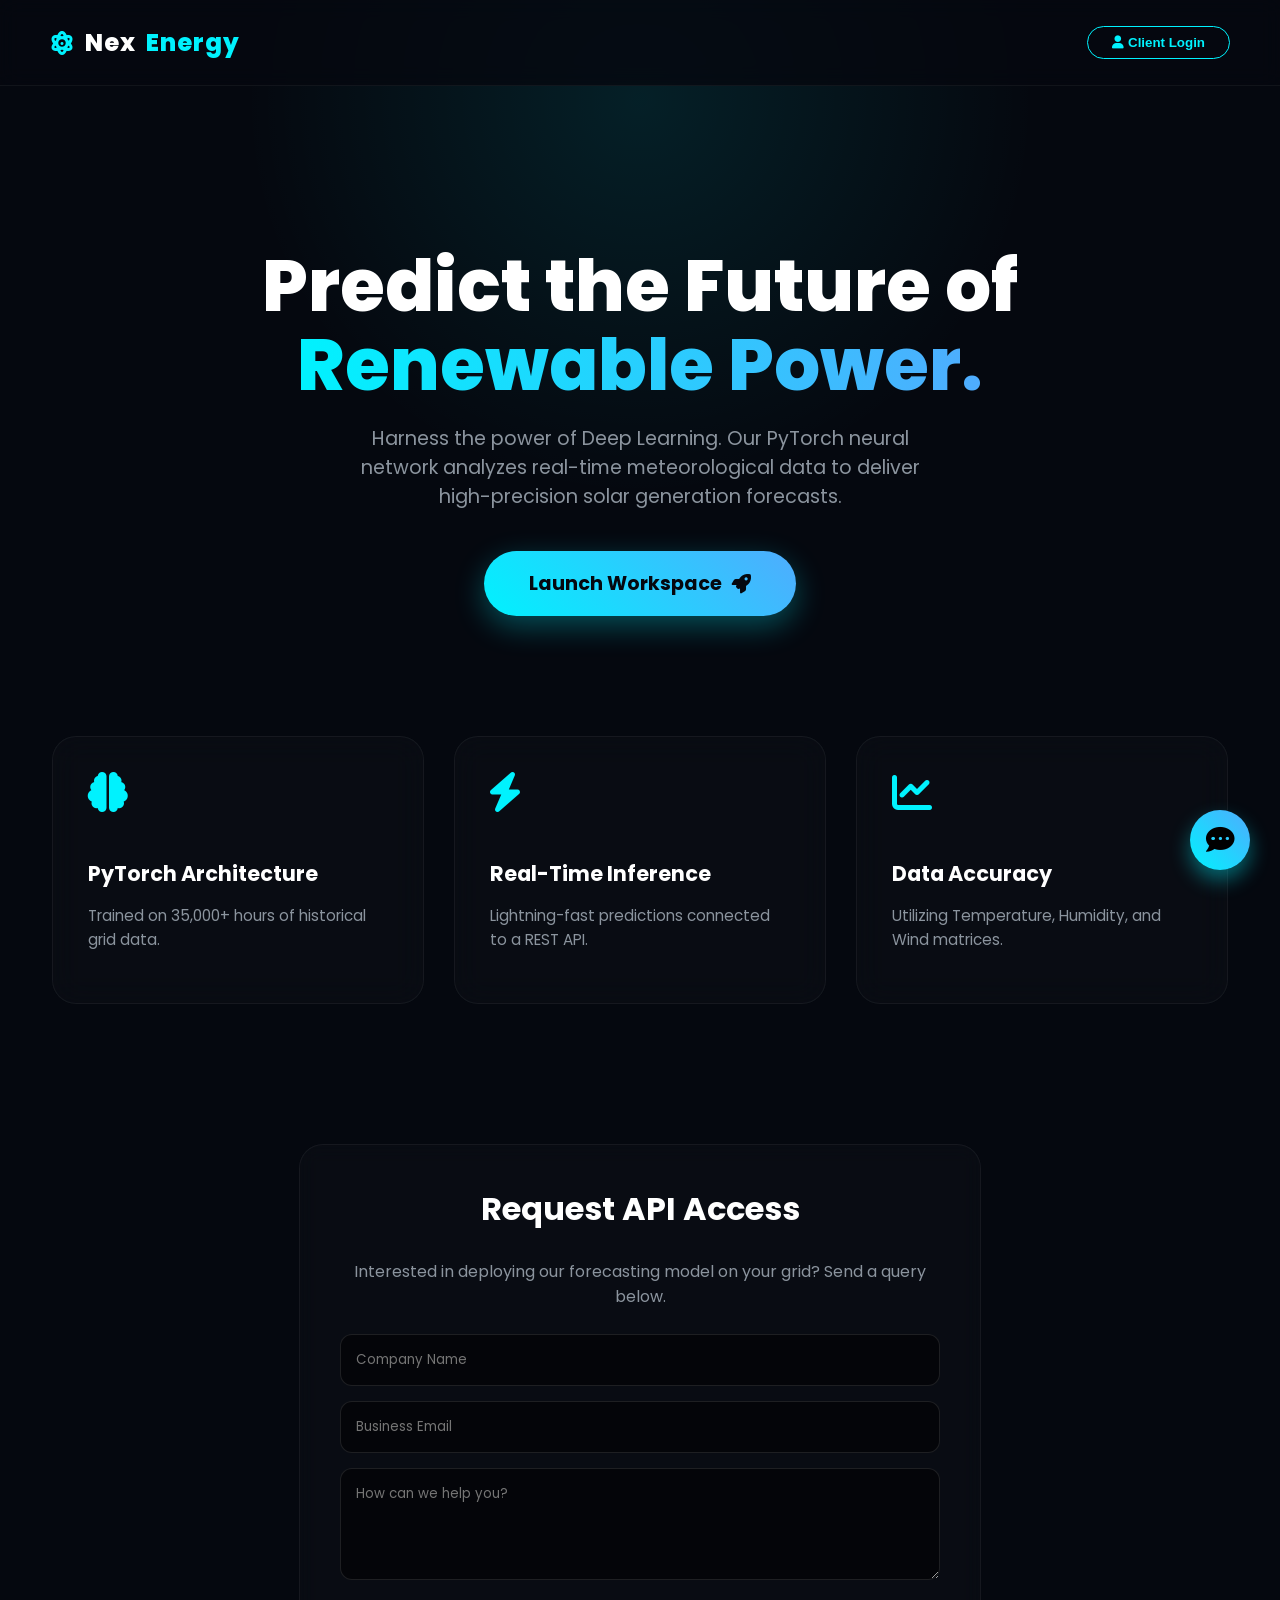
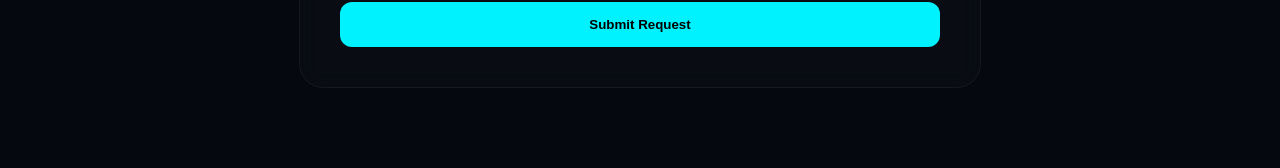
<file: frontend/index.html>
<!DOCTYPE html>
<html lang="en">
<head>
    <meta charset="UTF-8">
    <meta name="viewport" content="width=device-width, initial-scale=1.0">
    <title>NexEnergy | AI Forecasting Portal</title>
    <link href="https://fonts.googleapis.com/css2?family=Poppins:wght@300;400;500;600;800&display=swap" rel="stylesheet">
    <link rel="stylesheet" href="https://cdnjs.cloudflare.com/ajax/libs/font-awesome/6.0.0/css/all.min.css">
    <style>
        body, html { margin: 0; padding: 0; font-family: 'Poppins', sans-serif; background-color: #05080f; color: #ffffff; overflow-x: hidden; scroll-behavior: smooth; }
        
        .glow-orb { position: absolute; width: 800px; height: 800px; background: radial-gradient(circle, rgba(0,242,254,0.1) 0%, rgba(0,0,0,0) 70%); top: -300px; left: 50%; transform: translateX(-50%); z-index: 0; animation: breathe 8s infinite alternate ease-in-out; pointer-events: none; }
        @keyframes breathe { 0% { transform: translateX(-50%) scale(1); opacity: 0.8; } 100% { transform: translateX(-50%) scale(1.1); opacity: 1; } }

        nav { padding: 25px 50px; display: flex; justify-content: space-between; align-items: center; position: relative; z-index: 10; border-bottom: 1px solid rgba(255,255,255,0.05); background: rgba(5, 8, 15, 0.8); backdrop-filter: blur(10px); }
        .logo { font-size: 1.5rem; font-weight: 800; letter-spacing: 1px; display: flex; align-items: center; gap: 10px; }
        .logo span { color: #00f2fe; }
        .logo i { color: #00f2fe; animation: spin 10s linear infinite; }
        @keyframes spin { 100% { transform: rotate(360deg); } }
        
        .nav-links { display: flex; gap: 20px; align-items: center; }
        .login-btn { background: transparent; border: 1px solid #00f2fe; color: #00f2fe; padding: 8px 24px; border-radius: 20px; font-weight: 600; cursor: pointer; transition: 0.3s; }
        .login-btn:hover { background: rgba(0, 242, 254, 0.1); box-shadow: 0 0 15px rgba(0, 242, 254, 0.3); }

        .hero { text-align: center; padding: 100px 20px 60px; position: relative; z-index: 10; }
        .hero h1 { font-size: 4.5rem; font-weight: 800; margin-bottom: 20px; line-height: 1.1; animation: fadeInUp 1s ease-out forwards; opacity: 0; transform: translateY(30px); }
        .hero h1 .highlight { background: linear-gradient(to right, #00f2fe, #4facfe); -webkit-background-clip: text; -webkit-text-fill-color: transparent; }
        .hero p { font-size: 1.2rem; color: #8b949e; max-width: 600px; margin: 0 auto 40px auto; animation: fadeInUp 1s ease-out 0.2s forwards; opacity: 0; transform: translateY(30px); }
        .launch-btn { display: inline-flex; align-items: center; gap: 10px; text-decoration: none; background: linear-gradient(45deg, #00f2fe, #4facfe); color: #05080f; padding: 18px 45px; border-radius: 40px; font-size: 1.2rem; font-weight: 700; transition: all 0.3s ease; box-shadow: 0 10px 30px rgba(0, 242, 254, 0.3); animation: fadeInUp 1s ease-out 0.4s forwards; opacity: 0; transform: translateY(30px); }
        .launch-btn:hover { transform: translateY(-5px) scale(1.05); box-shadow: 0 20px 40px rgba(0, 242, 254, 0.5); }

        .features { display: flex; justify-content: center; gap: 30px; padding: 60px 20px; position: relative; z-index: 10; flex-wrap: wrap; }
        .card { background: rgba(255, 255, 255, 0.02); border: 1px solid rgba(255, 255, 255, 0.05); border-radius: 24px; padding: 35px; width: 300px; text-align: left; backdrop-filter: blur(15px); transition: 0.4s; }
        .card:hover { transform: translateY(-10px); border-color: rgba(0, 242, 254, 0.5); box-shadow: 0 15px 35px rgba(0, 242, 254, 0.15); }
        .card i { font-size: 2.5rem; color: #00f2fe; margin-bottom: 25px; }
        .card h3 { font-size: 1.3rem; margin-bottom: 12px; color: #ffffff; }
        .card p { font-size: 0.95rem; color: #8b949e; line-height: 1.6; }

        .query-section { max-width: 600px; margin: 80px auto; padding: 40px; background: rgba(255, 255, 255, 0.02); border: 1px solid rgba(255, 255, 255, 0.05); border-radius: 24px; text-align: center; position: relative; z-index: 10; backdrop-filter: blur(10px); }
        .query-section h2 { margin-top: 0; font-size: 2rem; }
        .query-section input, .query-section textarea { width: 100%; box-sizing: border-box; background: rgba(0,0,0,0.5); border: 1px solid rgba(255,255,255,0.1); padding: 15px; margin-bottom: 15px; border-radius: 12px; color: white; font-family: 'Poppins', sans-serif; outline: none; transition: 0.3s; }
        .query-section input:focus, .query-section textarea:focus { border-color: #00f2fe; }
        .query-section button { width: 100%; padding: 15px; border: none; border-radius: 12px; background: #00f2fe; color: #000; font-weight: 700; cursor: pointer; transition: 0.3s; }
        .query-section button:hover { background: #4facfe; box-shadow: 0 0 20px rgba(0, 242, 254, 0.4); }

        .modal-overlay { position: fixed; top: 0; left: 0; width: 100%; height: 100%; background: rgba(0, 0, 0, 0.8); backdrop-filter: blur(5px); z-index: 100; display: none; justify-content: center; align-items: center; opacity: 0; transition: opacity 0.3s ease; }
        .modal-overlay.active { display: flex; opacity: 1; }
        .login-box { background: #0b111e; border: 1px solid rgba(0, 242, 254, 0.3); border-radius: 24px; padding: 40px; width: 350px; text-align: center; position: relative; box-shadow: 0 20px 50px rgba(0,0,0,0.5); transform: translateY(-20px); transition: 0.3s ease; }
        .modal-overlay.active .login-box { transform: translateY(0); }
        .close-btn { position: absolute; top: 15px; right: 20px; font-size: 1.5rem; color: #8b949e; cursor: pointer; }
        .login-box h2 { margin-top: 0; margin-bottom: 25px; }
        .login-box input { width: 100%; box-sizing: border-box; background: rgba(255,255,255,0.05); border: 1px solid rgba(255,255,255,0.1); padding: 12px; margin-bottom: 15px; border-radius: 8px; color: white; }
        .login-box button { width: 100%; padding: 12px; border: none; border-radius: 8px; background: linear-gradient(45deg, #00f2fe, #4facfe); color: #000; font-weight: bold; cursor: pointer; }

        .chatbot-btn { position: fixed; bottom: 30px; right: 30px; width: 60px; height: 60px; background: linear-gradient(45deg, #00f2fe, #4facfe); border-radius: 50%; display: flex; justify-content: center; align-items: center; font-size: 1.8rem; color: #000; cursor: pointer; box-shadow: 0 10px 20px rgba(0, 242, 254, 0.4); z-index: 99; transition: 0.3s; }
        .chatbot-btn:hover { transform: scale(1.1); }
        .chatbot-window { position: fixed; bottom: 100px; right: 30px; width: 320px; height: 400px; background: #0b111e; border: 1px solid rgba(0, 242, 254, 0.2); border-radius: 20px; z-index: 99; display: none; flex-direction: column; overflow: hidden; box-shadow: 0 15px 40px rgba(0,0,0,0.5); opacity: 0; transition: opacity 0.3s; }
        .chatbot-window.active { display: flex; opacity: 1; }
        .chat-header { background: rgba(0, 242, 254, 0.1); padding: 15px; font-weight: bold; display: flex; justify-content: space-between; border-bottom: 1px solid rgba(0,242,254,0.1); }
        .chat-body { flex: 1; padding: 15px; overflow-y: auto; display: flex; flex-direction: column; gap: 10px; font-size: 0.9rem; }
        .bubble { max-width: 80%; padding: 10px 15px; border-radius: 15px; }
        .bot-bubble { background: rgba(255,255,255,0.05); align-self: flex-start; border-bottom-left-radius: 0; }
        .user-bubble { background: #00f2fe; color: #000; align-self: flex-end; border-bottom-right-radius: 0; }
        .chat-footer { padding: 10px; border-top: 1px solid rgba(255,255,255,0.05); display: flex; gap: 10px; }
        .chat-footer input { flex: 1; background: transparent; border: none; color: white; outline: none; padding: 5px; }
        .chat-footer button { background: transparent; border: none; color: #00f2fe; font-size: 1.2rem; cursor: pointer; }

        @keyframes fadeInUp { from { opacity: 0; transform: translateY(40px); } to { opacity: 1; transform: translateY(0); } }
    </style>
</head>
<body>

    <div class="glow-orb"></div>

    <nav>
        <div class="logo"><i class="fas fa-atom"></i> Nex<span>Energy</span></div>
        <div class="nav-links">
            <button class="login-btn" onclick="toggleModal('loginModal')"><i class="fas fa-user"></i> Client Login</button>
        </div>
    </nav>

    <section class="hero">
        <h1>Predict the Future of <br><span class="highlight">Renewable Power.</span></h1>
        <p>Harness the power of Deep Learning. Our PyTorch neural network analyzes real-time meteorological data to deliver high-precision solar generation forecasts.</p>
        <a href="dashboard.html" class="launch-btn">Launch Workspace <i class="fas fa-rocket"></i></a>
    </section>

    <section class="features">
        <div class="card"><i class="fas fa-brain"></i><h3>PyTorch Architecture</h3><p>Trained on 35,000+ hours of historical grid data.</p></div>
        <div class="card"><i class="fas fa-bolt"></i><h3>Real-Time Inference</h3><p>Lightning-fast predictions connected to a REST API.</p></div>
        <div class="card"><i class="fas fa-chart-line"></i><h3>Data Accuracy</h3><p>Utilizing Temperature, Humidity, and Wind matrices.</p></div>
    </section>

 <section class="query-section" id="queryBox">
        <h2>Request API Access</h2>
        <p style="color:#8b949e; margin-bottom: 25px;">Interested in deploying our forecasting model on your grid? Send a query below.</p>
        
        <form action="https://formsubmit.co/hheeruu786@gmail.com" method="POST">
            <input type="text" name="Company Name" placeholder="Company Name" required>
            <input type="email" name="Email Address" placeholder="Business Email" required>
            <textarea name="Message" rows="4" placeholder="How can we help you?" required></textarea>
            <input type="hidden" name="_captcha" value="false">
            <button type="submit">Submit Request</button>
        </form>
    </section>

    <div class="modal-overlay" id="loginModal">
        <div class="login-box">
            <span class="close-btn" onclick="toggleModal('loginModal')">&times;</span>
            <h2><i class="fas fa-lock" style="color:#00f2fe; margin-bottom:10px; display:block;"></i> Secure Portal</h2>
            <form id="realLoginForm">
                <input type="email" id="loginEmail" placeholder="Email (admin@nexenergy.com)" required>
                <input type="password" id="loginPassword" placeholder="Password (admin123)" required>
                <button type="submit" id="authButton">Authenticate Session</button>
                <div id="loginError" style="color: #ff4b2b; margin-top: 15px; font-size: 0.85rem; display: none;">❌ Invalid Credentials</div>
            </form>
        </div>
    </div>

    <div class="chatbot-btn" onclick="toggleChat()"><i class="fas fa-comment-dots"></i></div>
    
    <div class="chatbot-window" id="chatWindow">
        <div class="chat-header">
            <span><i class="fas fa-robot"></i> NexBot AI</span>
            <i class="fas fa-times" style="cursor:pointer;" onclick="toggleChat()"></i>
        </div>
        <div class="chat-body" id="chatBody">
            <div class="bubble bot-bubble">Hello! I am the NexEnergy AI assistant. How can I help you with solar forecasting today?</div>
        </div>
        <div class="chat-footer">
            <input type="text" id="chatInput" placeholder="Ask about our model..." onkeypress="if(event.key === 'Enter') sendChat()">
            <button onclick="sendChat()"><i class="fas fa-paper-plane"></i></button>
        </div>
    </div>

    <script>
        function toggleModal(id) {
            const modal = document.getElementById(id);
            if(modal.classList.contains('active')) {
                modal.classList.remove('active');
                setTimeout(() => modal.style.display = 'none', 300);
            } else {
                modal.style.display = 'flex';
                setTimeout(() => modal.classList.add('active'), 10);
            }
        }
        function toggleChat() {
            const chat = document.getElementById('chatWindow');
            if(chat.classList.contains('active')) {
                chat.classList.remove('active');
                setTimeout(() => chat.style.display = 'none', 300);
            } else {
                chat.style.display = 'flex';
                setTimeout(() => chat.classList.add('active'), 10);
            }
        }

        function sendChat() {
            const input = document.getElementById('chatInput');
            
            const message = input.value.trim().toLowerCase(); 
            const rawMessage = input.value.trim(); 
            if(!message) return;

            const chatBody = document.getElementById('chatBody');
            
            
            chatBody.innerHTML += `<div class="bubble user-bubble">${rawMessage}</div>`;
            input.value = '';
            chatBody.scrollTop = chatBody.scrollHeight;

            
            setTimeout(() => {
                let botReply = "I am a Demo AI. To see the actual PyTorch model in action, please click 'Launch Workspace' or login via the admin portal!";
                
                // --- BOT INTELLIGENCE RULES ---
                if (message.includes("hello") || message.includes("hi")) {
                    botReply = "Hello there! You can ask me how our model works, what data it uses, or about its accuracy.";
                } 
                else if (message.includes("how") && message.includes("work")) {
                    botReply = "Our backend runs a PyTorch Neural Network. It takes live inputs for temperature, humidity, and wind, and runs them through a 3-layer MLP to predict solar energy output!";
                } 
                else if (message.includes("accuracy") || message.includes("accurate")) {
                    botReply = "Because it was trained on over 35,000 hours of historical grid data, the neural network is able to identify complex, non-linear weather patterns with high precision.";
                } 
                else if (message.includes("who") || message.includes("made")) {
                    botReply = "This enterprise-level platform was developed by a brilliant engineering student for their minor project! 🚀";
                }
                else if (message.includes("data") || message.includes("dataset")) {
                    botReply = "The model was trained on a comprehensive Spanish Renewable Energy dataset from Kaggle, featuring detailed meteorological matrices.";
                }

                
                chatBody.innerHTML += `<div class="bubble bot-bubble">${botReply}</div>`;
                chatBody.scrollTop = chatBody.scrollHeight;
            }, 1000);
        }

        document.getElementById('realLoginForm').addEventListener('submit', async function(e) {
            e.preventDefault();
            
            const email = document.getElementById('loginEmail').value;
            const password = document.getElementById('loginPassword').value;
            const errorDiv = document.getElementById('loginError');
            const btn = document.getElementById('authButton');

            btn.innerHTML = '<i class="fas fa-spinner fa-spin"></i> Verifying...';
            errorDiv.style.display = 'none';

            try {
                const response = await fetch('https://minor-project-ya5t.onrender.com/login', {
                    method: 'POST',
                    headers: { 'Content-Type': 'application/json' },
                    body: JSON.stringify({ email, password })
                });

                const data = await response.json();

                if (data.success) {
                    btn.innerHTML = '<i class="fas fa-check"></i> Access Granted';
                    btn.style.background = '#00ff88';
                    btn.style.color = '#000';
                    
                    setTimeout(() => {
                        window.location.href = 'dashboard.html';
                    }, 1000);
                } else {
                    btn.innerHTML = 'Authenticate Session';
                    errorDiv.style.display = 'block';
                    errorDiv.innerText = '❌ ' + data.message;
                }
            } catch (error) {
                btn.innerHTML = 'Authenticate Session';
                errorDiv.style.display = 'block';
                errorDiv.innerText = '❌ Server is sleeping, try again in 30s.';
            }
        });
    </script>
</body>
</html>
</file>
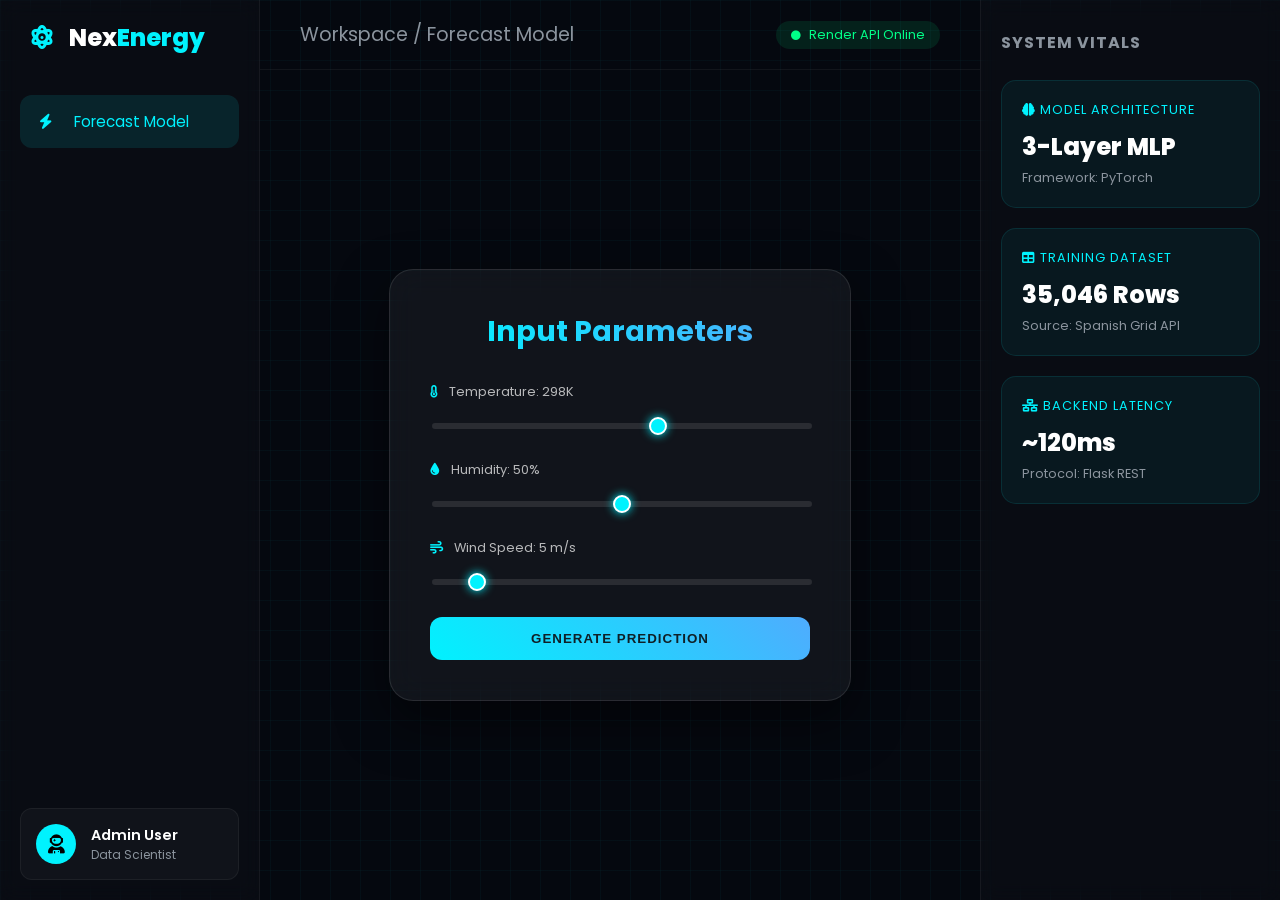
<file: frontend/dashboard.html>
<!DOCTYPE html>
<html lang="en">
<head>
    <meta charset="UTF-8">
    <meta name="viewport" content="width=device-width, initial-scale=1.0">
    <title>NexEnergy | AI Workspace</title>
    <link rel="stylesheet" href="style.css">
    <link rel="stylesheet" href="https://cdnjs.cloudflare.com/ajax/libs/font-awesome/6.0.0/css/all.min.css">
</head>
<body>
    <div class="dashboard-layout">
        
        <aside class="sidebar">
            <div class="logo-area"><i class="fas fa-atom"></i> Nex<span>Energy</span></div>
            <nav class="side-nav">
                <a href="#" class="active"><i class="fas fa-bolt"></i> Forecast Model</a>
            </nav>
            <div class="user-profile">
                <div class="avatar"><i class="fas fa-user-astronaut"></i></div>
                <div class="user-info">
                    <span class="name">Admin User</span>
                    <span class="role">Data Scientist</span>
                </div>
            </div>
        </aside>

        <main class="main-content">
            <header class="top-bar">
                <h2>Workspace / Forecast Model</h2>
                <div class="live-status"><i class="fas fa-circle status-dot"></i> Render API Online</div>
            </header>

            <div class="center-wrapper">
                <div class="container">
                    <h1>Input Parameters</h1>
                    <form id="predictForm">
                        <div class="input-group">
                            <label><i class="fas fa-thermometer-half"></i> Temperature: <span id="tempVal">298</span>K</label>
                            <input type="range" id="temp" min="250" max="330" value="298" oninput="document.getElementById('tempVal').innerText=this.value">
                        </div>
                        <div class="input-group">
                            <label><i class="fas fa-tint"></i> Humidity: <span id="humVal">50</span>%</label>
                            <input type="range" id="humidity" min="0" max="100" value="50" oninput="document.getElementById('humVal').innerText=this.value">
                        </div>
                        <div class="input-group">
                            <label><i class="fas fa-wind"></i> Wind Speed: <span id="windVal">5</span> m/s</label>
                            <input type="range" id="wind" min="0" max="50" value="5" oninput="document.getElementById('windVal').innerText=this.value">
                        </div>
                        <button type="submit">GENERATE PREDICTION</button>
                    </form>
                    <div id="result"></div>
                </div>
            </div>
        </main>

        <aside class="right-panel">
            <h3>System Vitals</h3>
            
            <div class="vital-card">
                <div class="v-head"><i class="fas fa-brain"></i> Model Architecture</div>
                <div class="v-stat">3-Layer MLP</div>
                <div class="v-sub">Framework: PyTorch</div>
            </div>

            <div class="vital-card">
                <div class="v-head"><i class="fas fa-table"></i> Training Dataset</div>
                <div class="v-stat">35,046 Rows</div>
                <div class="v-sub">Source: Spanish Grid API</div>
            </div>

            <div class="vital-card">
                <div class="v-head"><i class="fas fa-network-wired"></i> Backend Latency</div>
                <div class="v-stat">~120ms</div>
                <div class="v-sub">Protocol: Flask REST</div>
            </div>
        </aside>

    </div>
    
    <script src="script.js"></script>
</body>
</html>
</file>
<file: frontend/style.css>
@import url('https://fonts.googleapis.com/css2?family=Poppins:wght@300;400;600;800&display=swap');

body {
    margin: 0;
    padding: 0;
    font-family: 'Poppins', sans-serif;
    color: white;
    background: #05080f; 
    background-image: 
        linear-gradient(rgba(0, 242, 254, 0.03) 1px, transparent 1px),
        linear-gradient(90deg, rgba(0, 242, 254, 0.03) 1px, transparent 1px);
    background-size: 30px 30px;
    height: 100vh;
    overflow: hidden;
}


.dashboard-layout {
    display: grid;
    grid-template-columns: 260px 1fr 300px;
    height: 100vh;
}


.sidebar {
    background: rgba(255, 255, 255, 0.02);
    border-right: 1px solid rgba(255, 255, 255, 0.05);
    backdrop-filter: blur(10px);
    display: flex;
    flex-direction: column;
    padding: 20px;
}

.logo-area {
    font-size: 1.5rem;
    font-weight: 800;
    margin-bottom: 40px;
    padding-left: 10px;
}
.logo-area span { color: #00f2fe; }
.logo-area i { color: #00f2fe; margin-right: 10px; }

.side-nav a {
    display: block;
    color: #8b949e;
    text-decoration: none;
    padding: 15px;
    border-radius: 12px;
    margin-bottom: 5px;
    transition: 0.3s;
    font-size: 0.95rem;
}
.side-nav a i { margin-right: 15px; width: 20px; text-align: center; }
.side-nav a:hover, .side-nav a.active {
    background: rgba(0, 242, 254, 0.1);
    color: #00f2fe;
}

.user-profile {
    margin-top: auto;
    display: flex;
    align-items: center;
    padding: 15px;
    background: rgba(255, 255, 255, 0.03);
    border-radius: 12px;
    border: 1px solid rgba(255, 255, 255, 0.05);
}
.avatar { background: #00f2fe; color: #000; width: 40px; height: 40px; border-radius: 50%; display: flex; justify-content: center; align-items: center; margin-right: 15px; font-size: 1.2rem;}
.user-info .name { display: block; font-weight: 600; font-size: 0.9rem; }
.user-info .role { display: block; font-size: 0.75rem; color: #8b949e; }


.main-content {
    display: flex;
    flex-direction: column;
}

.top-bar {
    padding: 20px 40px;
    display: flex;
    justify-content: space-between;
    align-items: center;
    border-bottom: 1px solid rgba(255, 255, 255, 0.05);
}
.top-bar h2 { margin: 0; font-size: 1.2rem; font-weight: 400; color: #8b949e; }
.live-status { font-size: 0.8rem; color: #00ff88; background: rgba(0, 255, 136, 0.1); padding: 5px 15px; border-radius: 20px; }
.status-dot { animation: blink 2s infinite; margin-right: 5px; font-size: 0.6rem; }
@keyframes blink { 0%, 100% { opacity: 1; } 50% { opacity: 0.4; } }

.center-wrapper {
    flex-grow: 1;
    display: flex;
    justify-content: center;
    align-items: center;
}


.right-panel {
    background: rgba(255, 255, 255, 0.02);
    border-left: 1px solid rgba(255, 255, 255, 0.05);
    backdrop-filter: blur(10px);
    padding: 30px 20px;
}
.right-panel h3 { margin-top: 0; font-size: 1rem; color: #8b949e; margin-bottom: 25px; text-transform: uppercase; letter-spacing: 1px;}

.vital-card {
    background: rgba(0, 242, 254, 0.05);
    border: 1px solid rgba(0, 242, 254, 0.1);
    padding: 20px;
    border-radius: 15px;
    margin-bottom: 20px;
}
.v-head { font-size: 0.8rem; color: #00f2fe; margin-bottom: 10px; text-transform: uppercase; letter-spacing: 1px; }
.v-stat { font-size: 1.5rem; font-weight: 800; margin-bottom: 5px; }
.v-sub { font-size: 0.8rem; color: #8b949e; }


.container {
    background: rgba(255, 255, 255, 0.05);
    backdrop-filter: blur(15px);
    border: 1px solid rgba(255, 255, 255, 0.1);
    border-radius: 24px;
    padding: 40px;
    width: 380px;
    box-shadow: 0 20px 50px rgba(0, 0, 0, 0.5);
    text-align: center;
}
h1 { margin: 0 0 30px 0; font-size: 1.8rem; background: linear-gradient(to right, #00f2fe, #4facfe); -webkit-background-clip: text; -webkit-text-fill-color: transparent; }
.input-group { margin-bottom: 25px; text-align: left; }
label { font-size: 0.8rem; color: rgba(255, 255, 255, 0.7); display: block; margin-bottom: 10px; }
label i { margin-right: 8px; color: #00f2fe; }
input[type=range] { -webkit-appearance: none; width: 100%; background: rgba(255, 255, 255, 0.1); height: 6px; border-radius: 5px; outline: none; }
input[type=range]::-webkit-slider-thumb { -webkit-appearance: none; height: 18px; width: 18px; border-radius: 50%; background: #00f2fe; cursor: pointer; box-shadow: 0 0 10px #00f2fe; border: 2px solid white; }
button { width: 100%; padding: 14px; border-radius: 12px; border: none; background: linear-gradient(45deg, #00f2fe, #4facfe); color: #0f2027; font-weight: 700; cursor: pointer; transition: 0.3s; letter-spacing: 1px;}
button:hover { letter-spacing: 2px; box-shadow: 0 0 20px rgba(0, 242, 254, 0.6); }
#result { margin-top: 30px; padding: 20px; border-radius: 15px; background: rgba(0, 242, 254, 0.05); border: 1px solid rgba(0, 242, 254, 0.2); display: none; }
.prediction-value { display: block; font-size: 2rem; color: #00f2fe; font-weight: 700; margin-top: 10px; text-shadow: 0 0 15px rgba(0, 242, 254, 0.5); }
</file>
